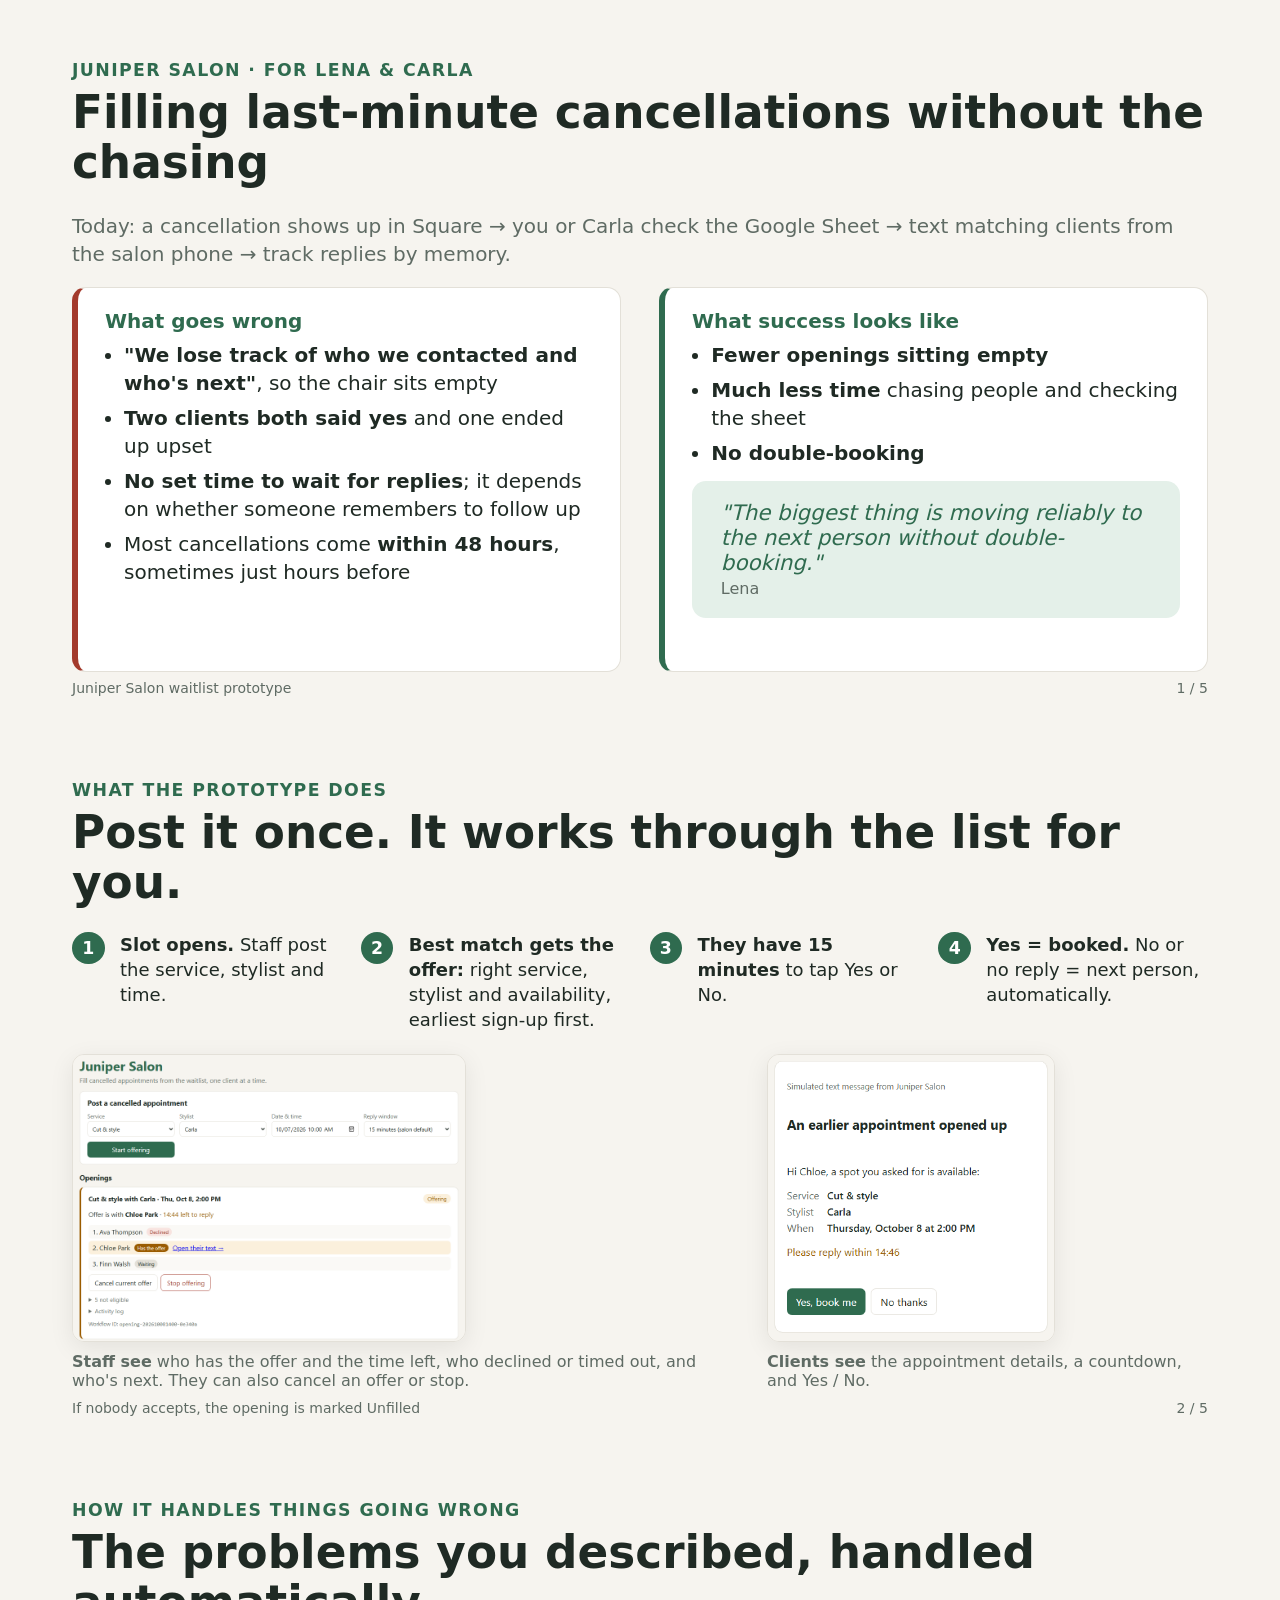
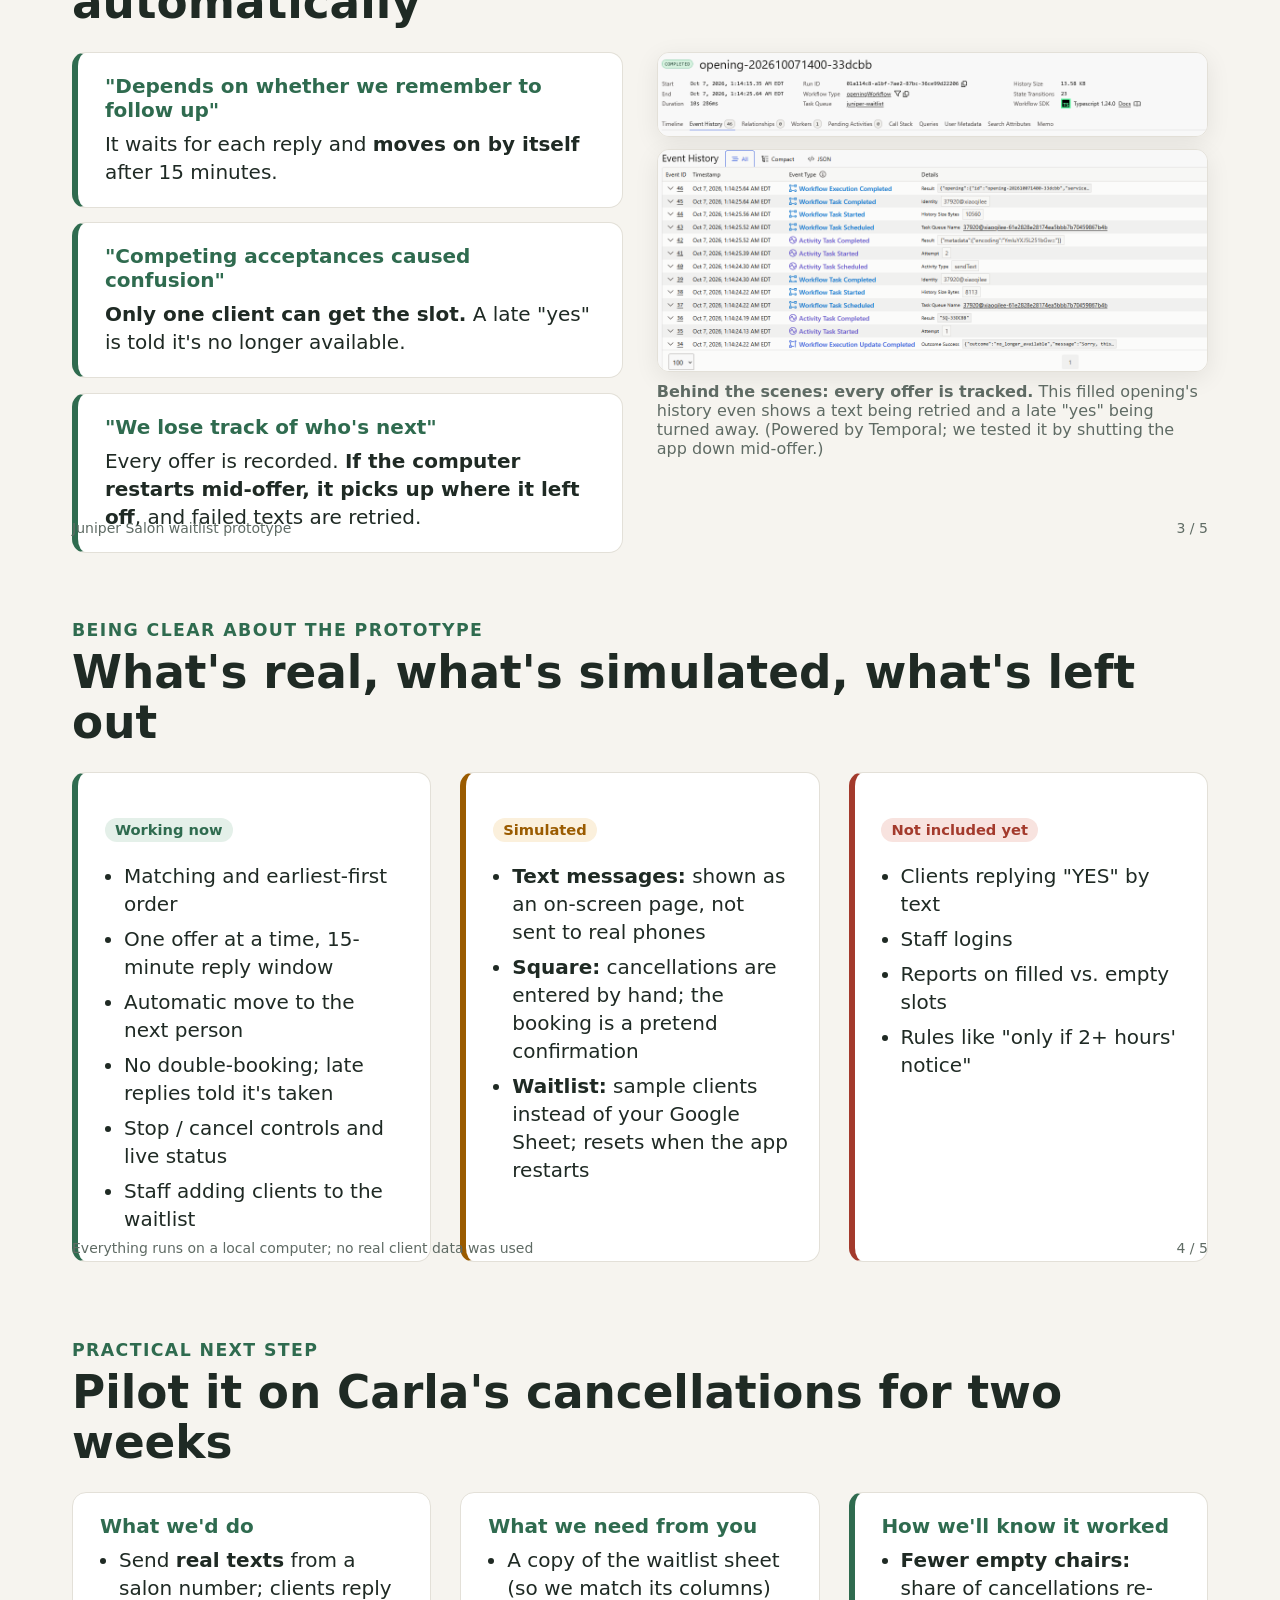
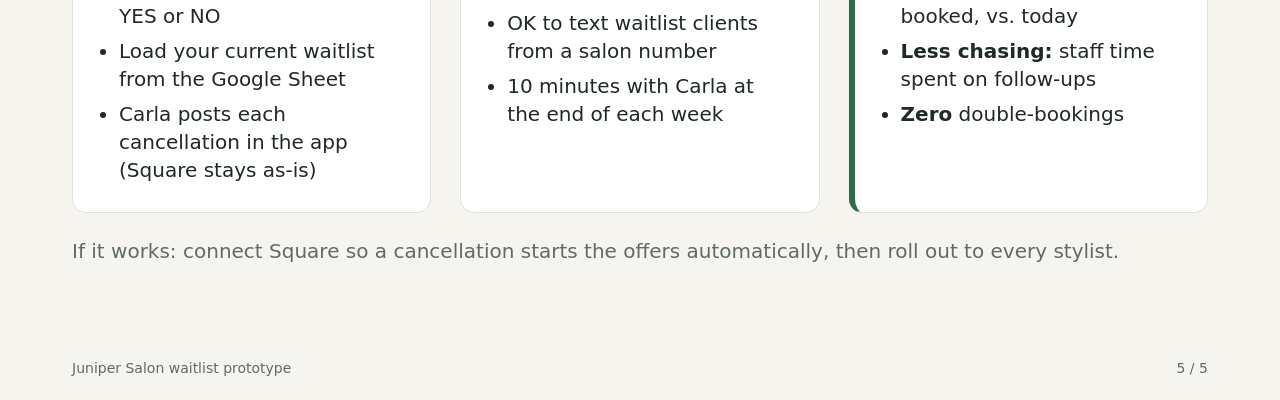
<file: slides/slides.html>
<!doctype html>
<html lang="en">
<head>
<meta charset="utf-8" />
<title>Juniper Salon · Filling cancellations</title>
<style>
  @page { size: 13.333in 7.5in; margin: 0; }
  :root {
    --bg: #f6f4ef; --ink: #1f2a24; --muted: #5f6b64; --accent: #2f6b4f;
    --accent-soft: #e4f0e9; --warn: #9a5b00; --warn-soft: #fbf0dc;
    --danger: #a33a2c; --danger-soft: #f8e3df; --line: #e3e0d8;
  }
  * { box-sizing: border-box; }
  html, body { margin: 0; padding: 0; background: var(--bg); }
  body { font-family: "Segoe UI", system-ui, sans-serif; color: var(--ink);
         -webkit-print-color-adjust: exact; print-color-adjust: exact; }
  .slide { width: 13.333in; height: 7.5in; padding: 0.6in 0.75in 0.5in; position: relative;
           page-break-after: always; break-after: page; overflow: hidden; background: var(--bg);
           display: flex; flex-direction: column; }
  .slide:last-child { page-break-after: auto; break-after: auto; }
  .kicker { color: var(--accent); font-weight: 700; letter-spacing: 0.08em; text-transform: uppercase; font-size: 13pt; margin: 0 0 6px; }
  h1 { font-size: 34pt; margin: 0 0 0.25in; line-height: 1.1; }
  h2 { font-size: 15pt; margin: 0 0 8px; color: var(--accent); }
  p, li { font-size: 15pt; line-height: 1.4; }
  ul, ol { margin: 0; padding-left: 1.2em; }
  li { margin-bottom: 7px; }
  .cols { display: grid; grid-template-columns: 1fr 1fr; gap: 0.4in; flex: 1; min-height: 0; }
  .cols.wide-right { grid-template-columns: 0.85fr 1.15fr; }
  .card { background: #fff; border: 1px solid var(--line); border-radius: 14px; padding: 0.22in 0.28in; }
  .card.bad { border-left: 6px solid var(--danger); }
  .card.good { border-left: 6px solid var(--accent); }
  .card.warn { border-left: 6px solid var(--warn); }
  .quote { font-size: 19pt; font-style: italic; color: var(--accent); background: var(--accent-soft);
           border-radius: 14px; padding: 0.2in 0.3in; margin-top: 0.25in; }
  .quote small { display: block; font-style: normal; font-size: 12pt; color: var(--muted); margin-top: 4px; }
  img.shot { width: 100%; border-radius: 12px; border: 1px solid var(--line); box-shadow: 0 6px 24px rgba(0,0,0,0.08); }
  .steps { list-style: none; padding: 0; counter-reset: step; }
  .steps li { font-size: inherit; counter-increment: step; position: relative; padding-left: 0.5in; margin-bottom: 12px; }
  .steps li::before { content: counter(step); position: absolute; left: 0; top: 0; width: 0.34in; height: 0.34in;
                      border-radius: 50%; background: var(--accent); color: #fff; font-weight: 700; font-size: 13pt;
                      display: flex; align-items: center; justify-content: center; }
  .footer { position: absolute; bottom: 0.25in; left: 0.75in; right: 0.75in; display: flex; justify-content: space-between;
            color: var(--muted); font-size: 10.5pt; }
  .tag { display: inline-block; font-size: 11pt; padding: 2px 10px; border-radius: 999px; font-weight: 600; }
  .tag.real { background: var(--accent-soft); color: var(--accent); }
  .tag.sim { background: var(--warn-soft); color: var(--warn); }
  .tag.out { background: var(--danger-soft); color: var(--danger); }
  .metric { font-size: 14pt; }
  .metric b { color: var(--accent); }
  .muted { color: var(--muted); }
</style>
</head>
<body>

<!-- 1. Problem -->
<section class="slide">
  <p class="kicker">Juniper Salon · For Lena &amp; Carla</p>
  <h1>Filling last-minute cancellations without the chasing</h1>
  <p style="margin:0 0 0.2in" class="muted">Today: a cancellation shows up in Square → you or Carla check the Google Sheet → text matching clients from the salon phone → track replies by memory.</p>
  <div class="cols">
    <div class="card bad">
      <h2>What goes wrong</h2>
      <ul>
        <li><b>"We lose track of who we contacted and who's next"</b>, so the chair sits empty</li>
        <li><b>Two clients both said yes</b> and one ended up upset</li>
        <li><b>No set time to wait for replies</b>; it depends on whether someone remembers to follow up</li>
        <li>Most cancellations come <b>within 48 hours</b>, sometimes just hours before</li>
      </ul>
    </div>
    <div class="card good">
      <h2>What success looks like</h2>
      <ul>
        <li><b>Fewer openings sitting empty</b></li>
        <li><b>Much less time</b> chasing people and checking the sheet</li>
        <li><b>No double-booking</b></li>
      </ul>
      <div class="quote" style="font-size:16pt;margin-top:0.15in">"The biggest thing is moving reliably to the next person without double-booking."<small>Lena</small></div>
    </div>
  </div>
  <div class="footer"><span>Juniper Salon waitlist prototype</span><span>1 / 5</span></div>
</section>

<!-- 2. Prototype behavior -->
<section class="slide">
  <p class="kicker">What the prototype does</p>
  <h1>Post it once. It works through the list for you.</h1>
  <ol class="steps" style="display:grid;grid-template-columns:repeat(4,1fr);gap:0.2in;margin-bottom:0.1in;font-size:13.5pt">
    <li><b>Slot opens.</b> Staff post the service, stylist and time.</li>
    <li><b>Best match gets the offer:</b> right service, stylist and availability, earliest sign-up first.</li>
    <li><b>They have 15 minutes</b> to tap Yes or No.</li>
    <li><b>Yes = booked.</b> No or no reply = next person, automatically.</li>
  </ol>
  <div class="cols" style="grid-template-columns:1.5fr 1fr;gap:0.35in;align-items:start">
    <figure style="margin:0">
      <img class="shot" src="img/dashboard.png" style="max-height:3.0in;width:auto;max-width:100%" alt="Staff dashboard" />
      <figcaption class="muted" style="font-size:12pt;margin-top:6px"><b>Staff see</b> who has the offer and the time left, who declined or timed out, and who's next. They can also cancel an offer or stop.</figcaption>
    </figure>
    <figure style="margin:0">
      <img class="shot" src="img/offer.png" style="max-height:3.0in;width:auto;max-width:100%" alt="Client offer page" />
      <figcaption class="muted" style="font-size:12pt;margin-top:6px"><b>Clients see</b> the appointment details, a countdown, and Yes / No.</figcaption>
    </figure>
  </div>
  <div class="footer"><span>If nobody accepts, the opening is marked Unfilled</span><span>2 / 5</span></div>
</section>

<!-- 3. Reliability -->
<section class="slide">
  <p class="kicker">How it handles things going wrong</p>
  <h1>The problems you described, handled automatically</h1>
  <div class="cols" style="grid-template-columns:1fr 1fr;gap:0.35in">
    <div style="display:flex;flex-direction:column;gap:0.15in">
      <div class="card good">
        <h2>"Depends on whether we remember to follow up"</h2>
        <p style="margin:0">It waits for each reply and <b>moves on by itself</b> after 15 minutes.</p>
      </div>
      <div class="card good">
        <h2>"Competing acceptances caused confusion"</h2>
        <p style="margin:0"><b>Only one client can get the slot.</b> A late "yes" is told it's no longer available.</p>
      </div>
      <div class="card good">
        <h2>"We lose track of who's next"</h2>
        <p style="margin:0">Every offer is recorded. <b>If the computer restarts mid-offer, it picks up where it left off</b>, and failed texts are retried.</p>
      </div>
    </div>
    <figure style="margin:0">
      <img class="shot" src="img/webui-header.png" alt="Temporal Web UI: opening workflow, Completed" />
      <img class="shot" src="img/webui-events.png" style="margin-top:8px" alt="Event history including a retried text and a refused late acceptance" />
      <figcaption class="muted" style="font-size:12pt;margin-top:6px"><b>Behind the scenes: every offer is tracked.</b> This filled opening's history even shows a text being retried and a late "yes" being turned away. (Powered by Temporal; we tested it by shutting the app down mid-offer.)</figcaption>
    </figure>
  </div>
  <div class="footer"><span>Juniper Salon waitlist prototype</span><span>3 / 5</span></div>
</section>

<!-- 4. Simulated / excluded -->
<section class="slide">
  <p class="kicker">Being clear about the prototype</p>
  <h1>What's real, what's simulated, what's left out</h1>
  <div class="cols" style="grid-template-columns: 1fr 1fr 1fr; gap: 0.3in; flex: 0 1 auto; align-items: stretch">
    <div class="card good">
      <p><span class="tag real">Working now</span></p>
      <ul>
        <li>Matching and earliest-first order</li>
        <li>One offer at a time, 15-minute reply window</li>
        <li>Automatic move to the next person</li>
        <li>No double-booking; late replies told it's taken</li>
        <li>Stop / cancel controls and live status</li>
        <li>Staff adding clients to the waitlist</li>
      </ul>
    </div>
    <div class="card warn">
      <p><span class="tag sim">Simulated</span></p>
      <ul>
        <li><b>Text messages:</b> shown as an on-screen page, not sent to real phones</li>
        <li><b>Square:</b> cancellations are entered by hand; the booking is a pretend confirmation</li>
        <li><b>Waitlist:</b> sample clients instead of your Google Sheet; resets when the app restarts</li>
      </ul>
    </div>
    <div class="card bad">
      <p><span class="tag out">Not included yet</span></p>
      <ul>
        <li>Clients replying "YES" by text</li>
        <li>Staff logins</li>
        <li>Reports on filled vs. empty slots</li>
        <li>Rules like "only if 2+ hours' notice"</li>
      </ul>
    </div>
  </div>
  <div class="footer"><span>Everything runs on a local computer; no real client data was used</span><span>4 / 5</span></div>
</section>

<!-- 5. Next step -->
<section class="slide">
  <p class="kicker">Practical next step</p>
  <h1>Pilot it on Carla's cancellations for two weeks</h1>
  <div class="cols" style="grid-template-columns:1fr 1fr 1fr;gap:0.3in;flex:0 1 auto;align-items:stretch">
    <div class="card">
      <h2>What we'd do</h2>
      <ul>
        <li>Send <b>real texts</b> from a salon number; clients reply YES or NO</li>
        <li>Load your current waitlist from the Google Sheet</li>
        <li>Carla posts each cancellation in the app (Square stays as-is)</li>
      </ul>
    </div>
    <div class="card">
      <h2>What we need from you</h2>
      <ul>
        <li>A copy of the waitlist sheet (so we match its columns)</li>
        <li>OK to text waitlist clients from a salon number</li>
        <li>10 minutes with Carla at the end of each week</li>
      </ul>
    </div>
    <div class="card good">
      <h2>How we'll know it worked</h2>
      <ul>
        <li><b>Fewer empty chairs:</b> share of cancellations re-booked, vs. today</li>
        <li><b>Less chasing:</b> staff time spent on follow-ups</li>
        <li><b>Zero</b> double-bookings</li>
      </ul>
    </div>
  </div>
  <p style="margin-top:0.25in" class="muted">If it works: connect Square so a cancellation starts the offers automatically, then roll out to every stylist.</p>
  <div class="footer"><span>Juniper Salon waitlist prototype</span><span>5 / 5</span></div>
</section>

</body>
</html>
</file>
